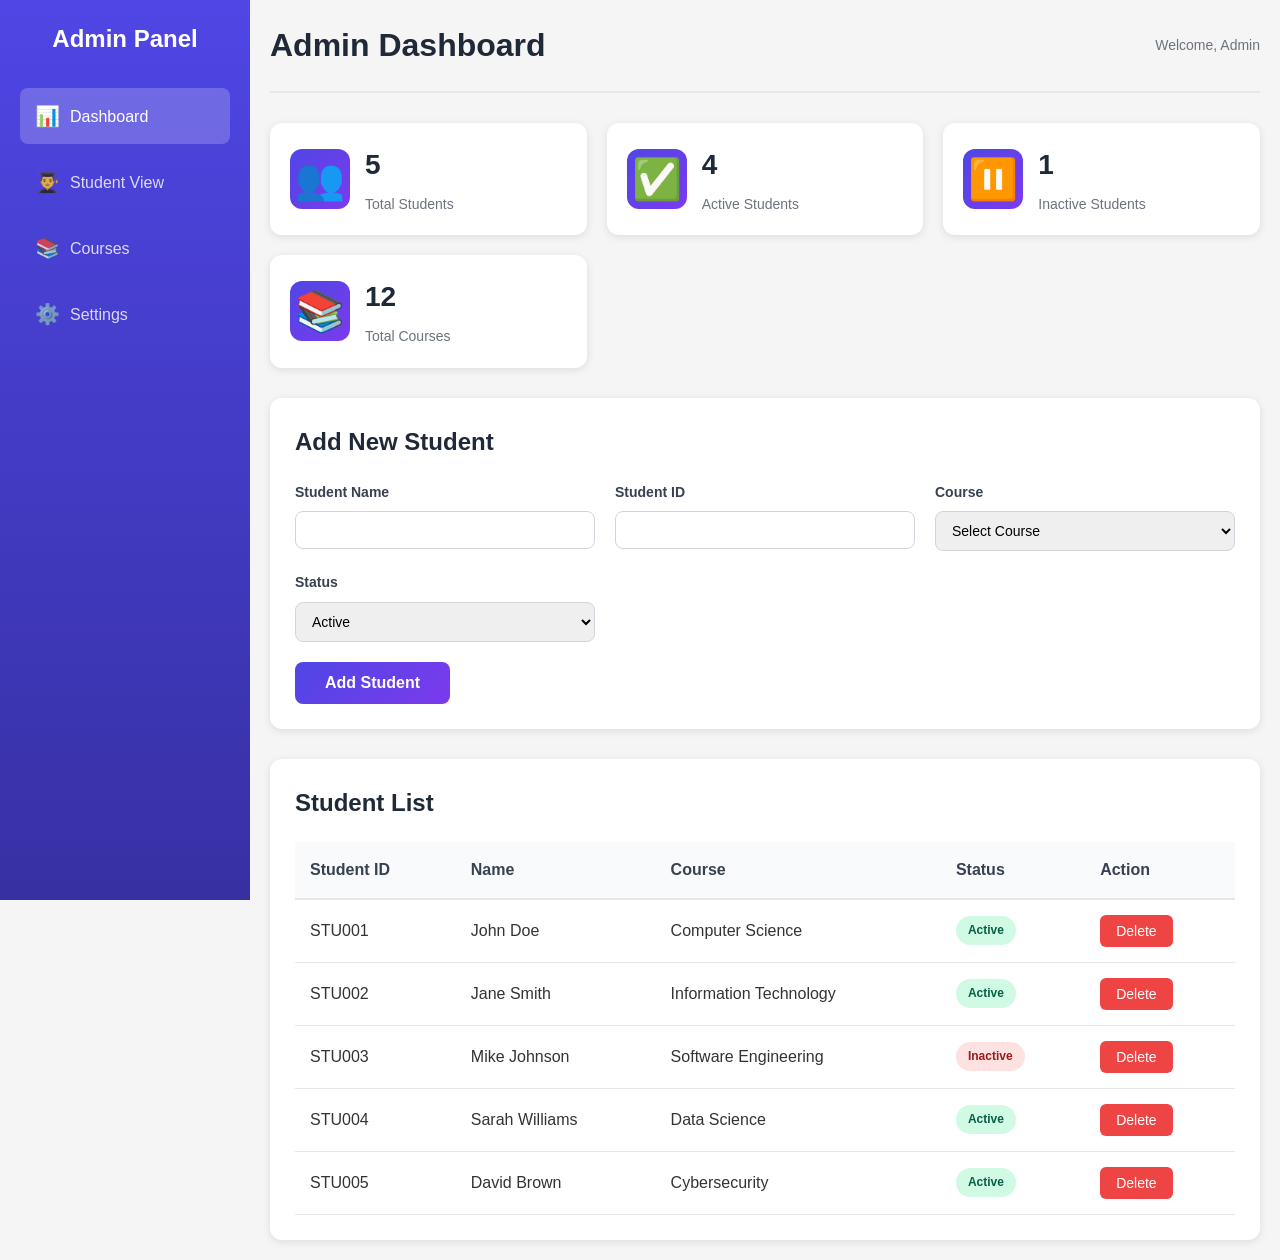
<file: index.html>
<!DOCTYPE html>
<html lang="en">
<head>
    <meta charset="UTF-8">
    <meta name="viewport" content="width=device-width, initial-scale=1.0">
    <title>Admin Dashboard</title>
    <link rel="stylesheet" href="styles.css">
</head>
<body>
    <div class="dashboard-container">
        <!-- Sidebar Navigation -->
        <aside class="sidebar">
            <div class="logo">
                <h2>Admin Panel</h2>
            </div>
            <nav class="nav-menu">
                <a href="index.html" class="nav-link active">
                    <span>📊</span> Dashboard
                </a>
                <a href="student.html" class="nav-link">
                    <span>👨‍🎓</span> Student View
                </a>
                <a href="#" class="nav-link">
                    <span>📚</span> Courses
                </a>
                <a href="#" class="nav-link">
                    <span>⚙️</span> Settings
                </a>
            </nav>
        </aside>

        <!-- Main Content -->
        <main class="main-content">
            <header class="header">
                <h1>Admin Dashboard</h1>
                <div class="user-info">
                    <span>Welcome, Admin</span>
                </div>
            </header>

            <!-- Summary Cards -->
            <div class="summary-cards">
                <div class="card">
                    <div class="card-icon">👥</div>
                    <div class="card-content">
                        <h3 id="totalStudents">0</h3>
                        <p>Total Students</p>
                    </div>
                </div>
                <div class="card">
                    <div class="card-icon">✅</div>
                    <div class="card-content">
                        <h3 id="activeStudents">0</h3>
                        <p>Active Students</p>
                    </div>
                </div>
                <div class="card">
                    <div class="card-icon">⏸️</div>
                    <div class="card-content">
                        <h3 id="inactiveStudents">0</h3>
                        <p>Inactive Students</p>
                    </div>
                </div>
                <div class="card">
                    <div class="card-icon">📚</div>
                    <div class="card-content">
                        <h3>12</h3>
                        <p>Total Courses</p>
                    </div>
                </div>
            </div>

            <!-- Add Student Form -->
            <div class="form-section">
                <h2>Add New Student</h2>
                <form id="addStudentForm">
                    <div class="form-grid">
                        <div class="form-group">
                            <label for="studentName">Student Name</label>
                            <input type="text" id="studentName" required>
                        </div>
                        <div class="form-group">
                            <label for="studentId">Student ID</label>
                            <input type="text" id="studentId" required>
                        </div>
                        <div class="form-group">
                            <label for="studentCourse">Course</label>
                            <select id="studentCourse" required>
                                <option value="">Select Course</option>
                                <option value="Computer Science">Computer Science</option>
                                <option value="Information Technology">Information Technology</option>
                                <option value="Software Engineering">Software Engineering</option>
                                <option value="Data Science">Data Science</option>
                                <option value="Cybersecurity">Cybersecurity</option>
                            </select>
                        </div>
                        <div class="form-group">
                            <label for="studentStatus">Status</label>
                            <select id="studentStatus" required>
                                <option value="Active">Active</option>
                                <option value="Inactive">Inactive</option>
                            </select>
                        </div>
                    </div>
                    <button type="submit" class="btn-primary">Add Student</button>
                </form>
            </div>

            <!-- Student Data Table -->
            <div class="table-section">
                <h2>Student List</h2>
                <div class="table-wrapper">
                    <table id="studentTable">
                        <thead>
                            <tr>
                                <th>Student ID</th>
                                <th>Name</th>
                                <th>Course</th>
                                <th>Status</th>
                                <th>Action</th>
                            </tr>
                        </thead>
                        <tbody id="studentTableBody">
                            <!-- Students will be added here dynamically -->
                        </tbody>
                    </table>
                </div>
            </div>
        </main>
    </div>

    <script src="admin.js"></script>
</body>
</html>
</file>
<file: styles.css>
* {
    margin: 0;
    padding: 0;
    box-sizing: border-box;
}

body {
    font-family: 'Segoe UI', Tahoma, Geneva, Verdana, sans-serif;
    background-color: #f5f5f5;
    color: #333;
    line-height: 1.6;
}

/* Dashboard Container */
.dashboard-container {
    display: flex;
    min-height: 100vh;
}

/* Sidebar */
.sidebar {
    width: 250px;
    background: linear-gradient(180deg, #4F46E5 0%, #3730A3 100%);
    color: white;
    padding: 20px;
    position: fixed;
    height: 100vh;
    overflow-y: auto;
}

.logo h2 {
    font-size: 24px;
    margin-bottom: 30px;
    text-align: center;
}

.nav-menu {
    display: flex;
    flex-direction: column;
    gap: 10px;
}

.nav-link {
    display: flex;
    align-items: center;
    gap: 10px;
    padding: 12px 15px;
    color: rgba(255, 255, 255, 0.8);
    text-decoration: none;
    border-radius: 8px;
    transition: all 0.3s ease;
}

.nav-link:hover {
    background-color: rgba(255, 255, 255, 0.1);
    color: white;
}

.nav-link.active {
    background-color: rgba(255, 255, 255, 0.2);
    color: white;
}

.nav-link span {
    font-size: 20px;
}

/* Main Content */
.main-content {
    margin-left: 250px;
    flex: 1;
    padding: 20px;
    width: calc(100% - 250px);
}

.header {
    display: flex;
    justify-content: space-between;
    align-items: center;
    margin-bottom: 30px;
    padding-bottom: 20px;
    border-bottom: 2px solid #e5e7eb;
}

.header h1 {
    font-size: 32px;
    color: #1f2937;
}

.user-info {
    font-size: 14px;
    color: #6b7280;
}

/* Summary Cards */
.summary-cards {
    display: grid;
    grid-template-columns: repeat(auto-fit, minmax(250px, 1fr));
    gap: 20px;
    margin-bottom: 30px;
}

.card {
    background: white;
    padding: 20px;
    border-radius: 12px;
    box-shadow: 0 2px 8px rgba(0, 0, 0, 0.1);
    display: flex;
    align-items: center;
    gap: 15px;
    transition: transform 0.3s ease, box-shadow 0.3s ease;
}

.card:hover {
    transform: translateY(-5px);
    box-shadow: 0 4px 12px rgba(0, 0, 0, 0.15);
}

.card-icon {
    font-size: 40px;
    width: 60px;
    height: 60px;
    display: flex;
    align-items: center;
    justify-content: center;
    background: linear-gradient(135deg, #4F46E5 0%, #7C3AED 100%);
    border-radius: 12px;
}

.card-content h3 {
    font-size: 28px;
    color: #1f2937;
    margin-bottom: 5px;
}

.card-content p {
    font-size: 14px;
    color: #6b7280;
}

/* Form Section */
.form-section {
    background: white;
    padding: 25px;
    border-radius: 12px;
    box-shadow: 0 2px 8px rgba(0, 0, 0, 0.1);
    margin-bottom: 30px;
}

.form-section h2 {
    margin-bottom: 20px;
    color: #1f2937;
    font-size: 24px;
}

.form-grid {
    display: grid;
    grid-template-columns: repeat(auto-fit, minmax(250px, 1fr));
    gap: 20px;
    margin-bottom: 20px;
}

.form-group {
    display: flex;
    flex-direction: column;
}

.form-group label {
    margin-bottom: 8px;
    font-weight: 600;
    color: #374151;
    font-size: 14px;
}

.form-group input,
.form-group select {
    padding: 10px 12px;
    border: 1px solid #d1d5db;
    border-radius: 8px;
    font-size: 14px;
    transition: border-color 0.3s ease;
}

.form-group input:focus,
.form-group select:focus {
    outline: none;
    border-color: #4F46E5;
}

.btn-primary {
    background: linear-gradient(135deg, #4F46E5 0%, #7C3AED 100%);
    color: white;
    padding: 12px 30px;
    border: none;
    border-radius: 8px;
    font-size: 16px;
    font-weight: 600;
    cursor: pointer;
    transition: all 0.3s ease;
}

.btn-primary:hover {
    transform: translateY(-2px);
    box-shadow: 0 4px 12px rgba(79, 70, 229, 0.3);
}

.btn-primary:active {
    transform: translateY(0);
}

/* Table Section */
.table-section {
    background: white;
    padding: 25px;
    border-radius: 12px;
    box-shadow: 0 2px 8px rgba(0, 0, 0, 0.1);
}

.table-section h2 {
    margin-bottom: 20px;
    color: #1f2937;
    font-size: 24px;
}

.table-wrapper {
    overflow-x: auto;
}

table {
    width: 100%;
    border-collapse: collapse;
}

thead {
    background-color: #f9fafb;
}

th {
    padding: 15px;
    text-align: left;
    font-weight: 600;
    color: #374151;
    border-bottom: 2px solid #e5e7eb;
}

td {
    padding: 15px;
    border-bottom: 1px solid #e5e7eb;
}

tbody tr:hover {
    background-color: #f9fafb;
}

.status-badge {
    padding: 5px 12px;
    border-radius: 20px;
    font-size: 12px;
    font-weight: 600;
    display: inline-block;
}

.status-badge.active {
    background-color: #d1fae5;
    color: #065f46;
}

.status-badge.inactive {
    background-color: #fee2e2;
    color: #991b1b;
}

.btn-delete {
    background-color: #ef4444;
    color: white;
    padding: 8px 16px;
    border: none;
    border-radius: 6px;
    cursor: pointer;
    font-size: 14px;
    transition: background-color 0.3s ease;
}

.btn-delete:hover {
    background-color: #dc2626;
}

/* Profile Section */
.profile-section {
    margin-bottom: 30px;
}

.profile-card {
    background: white;
    padding: 30px;
    border-radius: 12px;
    box-shadow: 0 2px 8px rgba(0, 0, 0, 0.1);
    display: flex;
    gap: 30px;
    align-items: center;
}

.profile-image img {
    width: 150px;
    height: 150px;
    border-radius: 50%;
    border: 4px solid #4F46E5;
}

.profile-info h2 {
    font-size: 28px;
    margin-bottom: 15px;
    color: #1f2937;
}

.profile-info p {
    margin-bottom: 10px;
    color: #4b5563;
    font-size: 16px;
}

.profile-info strong {
    color: #1f2937;
}

/* Attendance Section */
.attendance-section {
    margin-bottom: 30px;
}

.attendance-section h2 {
    margin-bottom: 15px;
    color: #1f2937;
    font-size: 24px;
}

.attendance-card {
    background: white;
    padding: 25px;
    border-radius: 12px;
    box-shadow: 0 2px 8px rgba(0, 0, 0, 0.1);
    text-align: center;
}

.attendance-card p {
    font-size: 18px;
    margin-bottom: 15px;
    color: #4b5563;
}

#attendanceStatus {
    font-weight: 600;
    font-size: 20px;
    color: #1f2937;
}

#attendanceTime {
    font-size: 14px;
    color: #6b7280;
}

/* Course Section */
.courses-section {
    margin-bottom: 30px;
}

.courses-section h2 {
    margin-bottom: 15px;
    color: #1f2937;
    font-size: 24px;
}

.course-grid {
    display: grid;
    grid-template-columns: repeat(auto-fill, minmax(300px, 1fr));
    gap: 20px;
}

.course-card {
    background: white;
    padding: 20px;
    border-radius: 12px;
    box-shadow: 0 2px 8px rgba(0, 0, 0, 0.1);
    transition: transform 0.3s ease, box-shadow 0.3s ease;
}

.course-card:hover {
    transform: translateY(-5px);
    box-shadow: 0 4px 12px rgba(0, 0, 0, 0.15);
}

.course-card h3 {
    color: #1f2937;
    margin-bottom: 10px;
    font-size: 20px;
}

.course-card p {
    color: #6b7280;
    margin-bottom: 8px;
    font-size: 14px;
}

.course-progress {
    width: 100%;
    height: 8px;
    background-color: #e5e7eb;
    border-radius: 4px;
    overflow: hidden;
    margin-top: 10px;
}

.course-progress-bar {
    height: 100%;
    background: linear-gradient(90deg, #4F46E5 0%, #7C3AED 100%);
    transition: width 0.3s ease;
}

/* Responsive Design */
@media (max-width: 768px) {
    .sidebar {
        width: 100%;
        height: auto;
        position: relative;
    }

    .main-content {
        margin-left: 0;
        width: 100%;
    }

    .dashboard-container {
        flex-direction: column;
    }

    .header {
        flex-direction: column;
        align-items: flex-start;
        gap: 10px;
    }

    .summary-cards {
        grid-template-columns: 1fr;
    }

    .form-grid {
        grid-template-columns: 1fr;
    }

    .profile-card {
        flex-direction: column;
        text-align: center;
    }

    .course-grid {
        grid-template-columns: 1fr;
    }

    .table-wrapper {
        overflow-x: scroll;
    }
}

@media (max-width: 480px) {
    .header h1 {
        font-size: 24px;
    }

    .card {
        padding: 15px;
    }

    .card-content h3 {
        font-size: 22px;
    }

    .form-section,
    .table-section {
        padding: 15px;
    }
}
</file>
